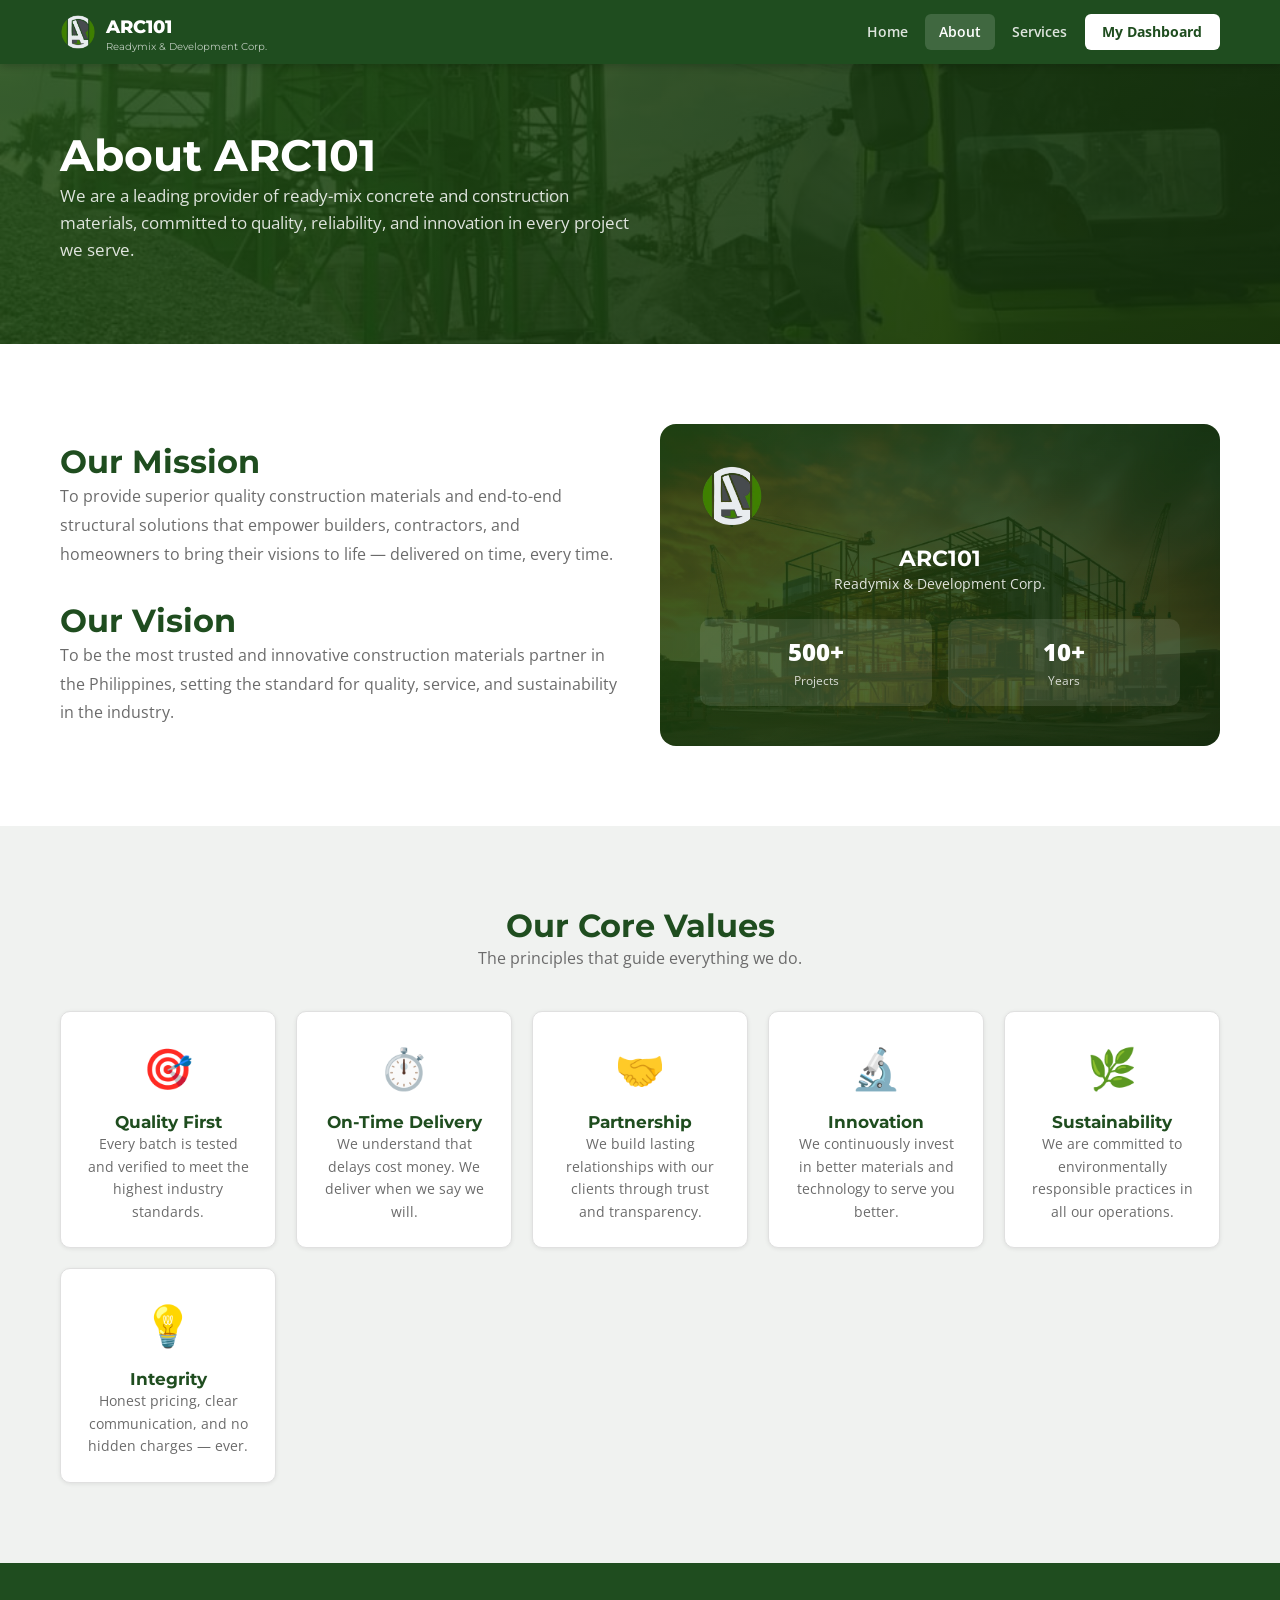
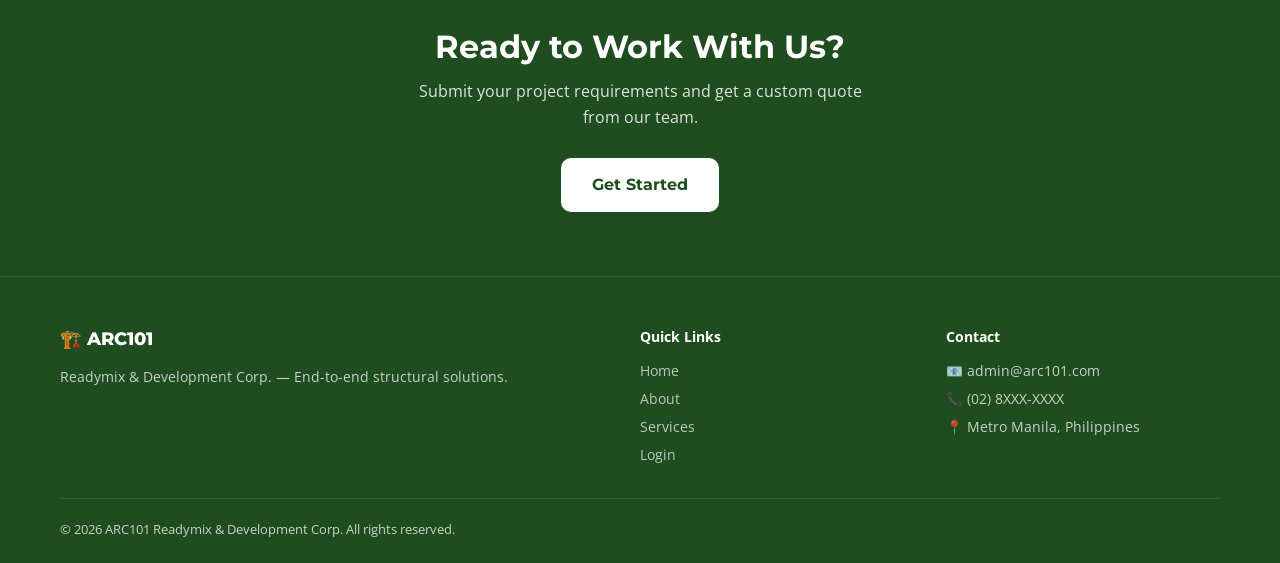
<file: about.html>
<!DOCTYPE html>
<html lang="en">
<head>
  <meta charset="UTF-8">
  <meta name="viewport" content="width=device-width, initial-scale=1.0">
  <title>About Us — ARC101</title>
  <link rel="preconnect" href="https://fonts.googleapis.com">
  <link href="https://fonts.googleapis.com/css2?family=Montserrat:wght@600;700;800&family=Open+Sans:wght@400;600&display=swap" rel="stylesheet">
  <link rel="stylesheet" href="https://cdnjs.cloudflare.com/ajax/libs/font-awesome/6.5.0/css/all.min.css">
  <link rel="stylesheet" href="assets/css/main.css">
  <link rel="stylesheet" href="assets/css/public.css">
</head>
<body>

<nav class="navbar">
  <div class="container">
    <a class="nav-brand" href="index.html"><span class="brand-icon"><img src="assets/img/logo.png" alt="ARC101 logo" class="brand-logo-img" onerror="this.replaceWith('🏗️')"></span><div>ARC101 <small>Readymix & Development Corp.</small></div></a>
    <div class="nav-menu" id="navMenu">
      <a href="index.html"    class="nav-link">Home</a>
      <a href="about.html"    class="nav-link active">About</a>
      <a href="services.html" class="nav-link">Services</a>
      <a href="login.html"    class="nav-btn">My Dashboard</a>
    </div>
    <button class="nav-toggle" id="navToggle"><i class="fa fa-bars"></i></button>
  </div>
</nav>

<!-- HERO -->
<div class="about-hero">
  <div class="container">
    <h1>About ARC101</h1>
    <p>We are a leading provider of ready-mix concrete and construction materials, committed to quality, reliability, and innovation in every project we serve.</p>
  </div>
</div>

<!-- MISSION & VISION -->
<section class="section" style="background:var(--surface);">
  <div class="container">
    <div style="display:grid;grid-template-columns:1fr 1fr;gap:2.5rem;align-items:center;">
      <div>
        <h2>Our Mission</h2>
        <p style="color:var(--text-muted);font-size:1rem;line-height:1.8;">To provide superior quality construction materials and end-to-end structural solutions that empower builders, contractors, and homeowners to bring their visions to life — delivered on time, every time.</p>
        <h2 style="margin-top:2rem;">Our Vision</h2>
        <p style="color:var(--text-muted);font-size:1rem;line-height:1.8;">To be the most trusted and innovative construction materials partner in the Philippines, setting the standard for quality, service, and sustainability in the industry.</p>
      </div>
      <div class="mission-card">
        <img src="assets/img/logo.png" alt="ARC101 logo" style="height:64px;width:64px;object-fit:cover;object-position:left center;margin-bottom:1rem;" onerror="this.outerHTML='<div style=\'font-size:4rem;margin-bottom:1rem;\'>🏗️</div>'">
        <h3 style="color:white;font-size:1.4rem;">ARC101</h3>
        <p style="opacity:.85;font-size:.9rem;">Readymix & Development Corp.</p>
        <div style="display:grid;grid-template-columns:1fr 1fr;gap:1rem;margin-top:1.5rem;">
          <div style="background:rgba(255,255,255,.1);border-radius:var(--radius);padding:.9rem;">
            <div style="font-size:1.5rem;font-weight:800;">500+</div>
            <div style="font-size:.78rem;opacity:.8;">Projects</div>
          </div>
          <div style="background:rgba(255,255,255,.1);border-radius:var(--radius);padding:.9rem;">
            <div style="font-size:1.5rem;font-weight:800;">10+</div>
            <div style="font-size:.78rem;opacity:.8;">Years</div>
          </div>
        </div>
      </div>
    </div>
  </div>
</section>

<!-- CORE VALUES -->
<section class="section" style="background:var(--bg);">
  <div class="container">
    <div style="text-align:center;margin-bottom:2.5rem;">
      <h2>Our Core Values</h2>
      <p style="color:var(--text-muted);">The principles that guide everything we do.</p>
    </div>
    <div class="values-grid">
      <div class="value-card"><div class="value-icon">🎯</div><h4>Quality First</h4><p style="color:var(--text-muted);font-size:.88rem;margin:0;">Every batch is tested and verified to meet the highest industry standards.</p></div>
      <div class="value-card"><div class="value-icon">⏱️</div><h4>On-Time Delivery</h4><p style="color:var(--text-muted);font-size:.88rem;margin:0;">We understand that delays cost money. We deliver when we say we will.</p></div>
      <div class="value-card"><div class="value-icon">🤝</div><h4>Partnership</h4><p style="color:var(--text-muted);font-size:.88rem;margin:0;">We build lasting relationships with our clients through trust and transparency.</p></div>
      <div class="value-card"><div class="value-icon">🔬</div><h4>Innovation</h4><p style="color:var(--text-muted);font-size:.88rem;margin:0;">We continuously invest in better materials and technology to serve you better.</p></div>
      <div class="value-card"><div class="value-icon">🌿</div><h4>Sustainability</h4><p style="color:var(--text-muted);font-size:.88rem;margin:0;">We are committed to environmentally responsible practices in all our operations.</p></div>
      <div class="value-card"><div class="value-icon">💡</div><h4>Integrity</h4><p style="color:var(--text-muted);font-size:.88rem;margin:0;">Honest pricing, clear communication, and no hidden charges — ever.</p></div>
    </div>
  </div>
</section>

<!-- CTA -->
<section style="background:var(--primary);padding:4rem 0;text-align:center;color:white;">
  <div class="container">
    <h2 style="color:white;margin-bottom:.75rem;">Ready to Work With Us?</h2>
    <p style="opacity:.85;max-width:480px;margin:0 auto 1.75rem;">Submit your project requirements and get a custom quote from our team.</p>
    <a href="services.html" class="btn btn-white btn-lg">Get Started</a>
  </div>
</section>

<!-- FOOTER -->
<footer style="background:var(--primary);border-top:1px solid rgba(255,255,255,.1);color:rgba(255,255,255,.75);padding:3rem 0 1.5rem;">
  <div class="container">
    <div style="display:grid;grid-template-columns:2fr 1fr 1fr;gap:2rem;margin-bottom:2rem;">
      <div>
        <div style="font-family:var(--font-head);font-weight:800;font-size:1.1rem;color:white;margin-bottom:.75rem;">🏗️ ARC101</div>
        <p style="font-size:.85rem;line-height:1.7;margin:0;">Readymix & Development Corp. — End-to-end structural solutions.</p>
      </div>
      <div>
        <div style="font-weight:700;color:white;margin-bottom:.75rem;font-size:.9rem;">Quick Links</div>
        <ul style="display:flex;flex-direction:column;gap:.4rem;font-size:.85rem;">
          <li><a href="index.html"    style="color:rgba(255,255,255,.7);">Home</a></li>
          <li><a href="about.html"    style="color:rgba(255,255,255,.7);">About</a></li>
          <li><a href="services.html" style="color:rgba(255,255,255,.7);">Services</a></li>
          <li><a href="login.html"    style="color:rgba(255,255,255,.7);">Login</a></li>
        </ul>
      </div>
      <div>
        <div style="font-weight:700;color:white;margin-bottom:.75rem;font-size:.9rem;">Contact</div>
        <ul style="display:flex;flex-direction:column;gap:.4rem;font-size:.85rem;">
          <li>📧 admin@arc101.com</li>
          <li>📞 (02) 8XXX-XXXX</li>
          <li>📍 Metro Manila, Philippines</li>
        </ul>
      </div>
    </div>
    <div style="border-top:1px solid rgba(255,255,255,.1);padding-top:1.25rem;font-size:.8rem;">© 2026 ARC101 Readymix & Development Corp. All rights reserved.</div>
  </div>
</footer>

<div id="toast-container"></div>
<script src="assets/js/utils.js"></script>
</body>
</html>
</file>
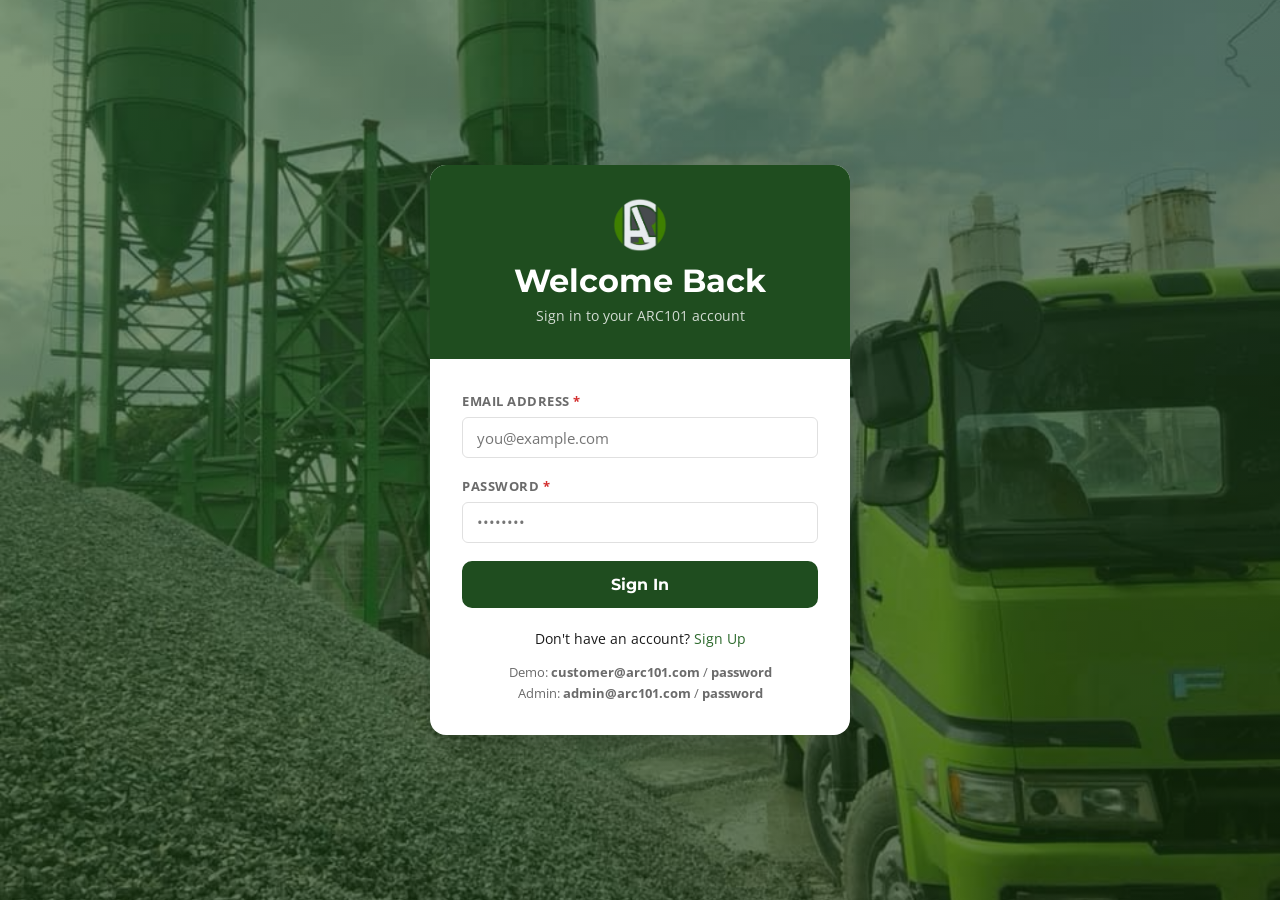
<file: login.html>
<!DOCTYPE html>
<html lang="en">
<head>
  <meta charset="UTF-8">
  <meta name="viewport" content="width=device-width, initial-scale=1.0">
  <title>Login — ARC101</title>
  <link rel="preconnect" href="https://fonts.googleapis.com">
  <link href="https://fonts.googleapis.com/css2?family=Montserrat:wght@600;700;800&family=Open+Sans:wght@400;600&display=swap" rel="stylesheet">
  <link rel="stylesheet" href="assets/css/main.css">
</head>
<body>
<div class="auth-page">
  <div class="auth-card">
    <div class="auth-card-header">
      <img
        src="assets/img/logo.png"
        alt="ARC101 logo"
        class="auth-logo-img"
        onerror="this.outerHTML='<div style=\'font-size:2.5rem;margin-bottom:.5rem;\'>🏗️</div>'"
      >
      <h2>Welcome Back</h2>
      <p style="opacity:.8;font-size:.88rem;margin:0;">Sign in to your ARC101 account</p>
    </div>
    <div class="auth-card-body">
      <div id="errorMsg" class="alert alert-danger" style="display:none;"></div>
      <div class="form-group">
        <label class="form-label">Email Address <span class="required">*</span></label>
        <input type="email" id="email" class="form-control" placeholder="you@example.com" autocomplete="email">
      </div>
      <div class="form-group">
        <label class="form-label">Password <span class="required">*</span></label>
        <input type="password" id="password" class="form-control" placeholder="••••••••" autocomplete="current-password">
      </div>
      <button class="btn btn-primary btn-block btn-lg" id="loginBtn" onclick="doLogin()">Sign In</button>
      <div style="text-align:center;margin-top:1.25rem;font-size:.88rem;">
        Don't have an account? <a href="register.html">Sign Up</a>
      </div>
      <div style="text-align:center;margin-top:.75rem;font-size:.8rem;color:var(--text-muted);">
        Demo: <strong>customer@arc101.com</strong> / <strong>password</strong><br>
        Admin: <strong>admin@arc101.com</strong> / <strong>password</strong>
      </div>
    </div>
  </div>
</div>
<div id="toast-container"></div>
<script src="assets/js/utils.js"></script>
<script src="assets/js/login.js"></script>
</body>
</html>
</file>
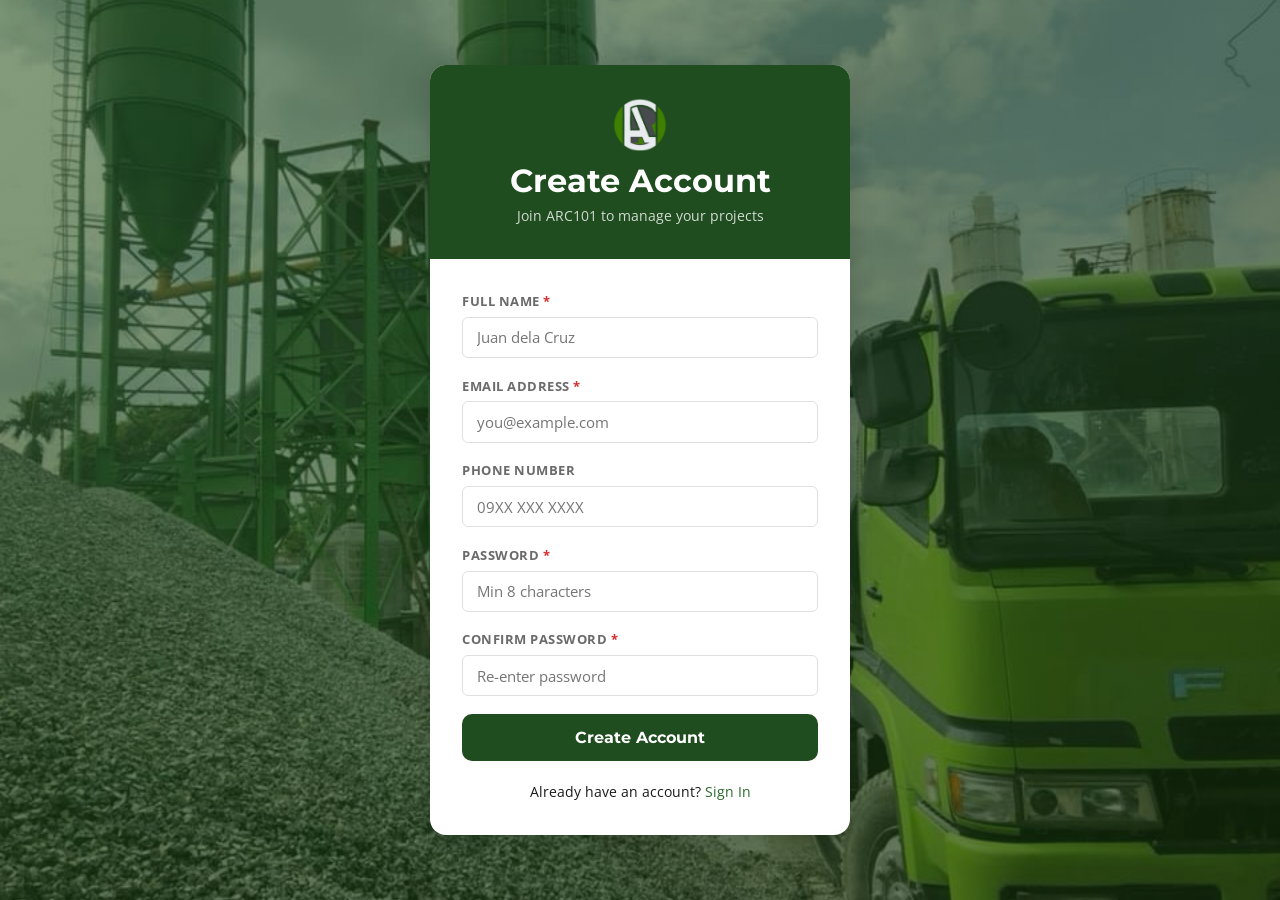
<file: register.html>
<!DOCTYPE html>
<html lang="en">
<head>
  <meta charset="UTF-8">
  <meta name="viewport" content="width=device-width, initial-scale=1.0">
  <title>Register — ARC101</title>
  <link rel="preconnect" href="https://fonts.googleapis.com">
  <link href="https://fonts.googleapis.com/css2?family=Montserrat:wght@600;700;800&family=Open+Sans:wght@400;600&display=swap" rel="stylesheet">
  <link rel="stylesheet" href="assets/css/main.css">
</head>
<body>
<div class="auth-page">
  <div class="auth-card">
    <div class="auth-card-header">
      <img
        src="assets/img/logo.png"
        alt="ARC101 logo"
        class="auth-logo-img"
        onerror="this.outerHTML='<div style=\'font-size:2.5rem;margin-bottom:.5rem;\'>🏗️</div>'"
      >
      <h2>Create Account</h2>
      <p style="opacity:.8;font-size:.88rem;margin:0;">Join ARC101 to manage your projects</p>
    </div>
    <div class="auth-card-body">
      <div id="errorMsg"   class="alert alert-danger"  style="display:none;"></div>
      <div id="successMsg" class="alert alert-success" style="display:none;"></div>
      <div class="form-group">
        <label class="form-label">Full Name <span class="required">*</span></label>
        <input type="text" id="name" class="form-control" placeholder="Juan dela Cruz">
      </div>
      <div class="form-group">
        <label class="form-label">Email Address <span class="required">*</span></label>
        <input type="email" id="email" class="form-control" placeholder="you@example.com">
      </div>
      <div class="form-group">
        <label class="form-label">Phone Number</label>
        <input type="tel" id="phone" class="form-control" placeholder="09XX XXX XXXX">
      </div>
      <div class="form-group">
        <label class="form-label">Password <span class="required">*</span></label>
        <input type="password" id="password" class="form-control" placeholder="Min 8 characters">
      </div>
      <div class="form-group">
        <label class="form-label">Confirm Password <span class="required">*</span></label>
        <input type="password" id="confirm" class="form-control" placeholder="Re-enter password">
      </div>
      <button class="btn btn-primary btn-block btn-lg" id="regBtn" onclick="doRegister()">Create Account</button>
      <div style="text-align:center;margin-top:1.25rem;font-size:.88rem;">
        Already have an account? <a href="login.html">Sign In</a>
      </div>
    </div>
  </div>
</div>
<div id="toast-container"></div>
<script src="assets/js/utils.js"></script>
<script src="assets/js/register.js"></script>
</body>
</html>
</file>
<file: assets/css/main.css>
/* ============================================================
   ARC101 — Main Stylesheet
   Shared across all pages
   ============================================================ */

/* ===== TOKENS ===== */
:root {
  --primary:       #1f4d1f;
  --primary-light: #2d6a2d;
  --primary-pale:  #e8f5e9;
  --accent:        #c9a227;
  --danger:        #d32f2f;
  --warning:       #f57c00;
  --info:          #0288d1;
  --success:       #388e3c;

  --text:          #1a1a1a;
  --text-muted:    #6b6b6b;
  --border:        #e0e0e0;
  --surface:       #ffffff;
  --surface-alt:   #f5f5f5;
  --bg:            #f0f2f0;

  --radius-sm: 6px;
  --radius:    10px;
  --radius-lg: 16px;
  --shadow-sm: 0 1px 4px rgba(0,0,0,.08);
  --shadow:    0 2px 12px rgba(0,0,0,.10);
  --shadow-lg: 0 4px 24px rgba(0,0,0,.14);

  --font-head: 'Montserrat', sans-serif;
  --font-body: 'Open Sans', sans-serif;
  --transition: .2s ease;

  --navbar-h: 64px;
  --sidebar-w: 240px;
}

/* ===== RESET ===== */
*, *::before, *::after { box-sizing: border-box; margin: 0; padding: 0; }
html { scroll-behavior: smooth; font-size: 16px; }
body { font-family: var(--font-body); color: var(--text); background: var(--bg); line-height: 1.6; }
img  { max-width: 100%; display: block; }
a    { color: var(--primary-light); text-decoration: none; }
a:hover { color: var(--primary); }
ul, ol { list-style: none; }
button { font-family: var(--font-body); }

/* ===== TYPOGRAPHY ===== */
h1,h2,h3,h4,h5,h6 { font-family: var(--font-head); font-weight: 700; line-height: 1.25; color: var(--primary); }
h1 { font-size: clamp(1.75rem,4vw,2.75rem); }
h2 { font-size: clamp(1.4rem,3vw,2rem); }
h3 { font-size: clamp(1.1rem,2.5vw,1.4rem); }
h4 { font-size: 1.05rem; }
p  { margin-bottom: .75rem; }
p:last-child { margin-bottom: 0; }

/* ===== LAYOUT ===== */
.container { width: 100%; max-width: 1200px; margin: 0 auto; padding: 0 1.25rem; }
.section    { padding: 5rem 0; }

/* ===== NAVBAR ===== */
.navbar {
  position: fixed; top: 0; left: 0; right: 0; z-index: 900;
  height: var(--navbar-h);
  background: var(--primary);
  display: flex; align-items: center;
  box-shadow: 0 2px 8px rgba(0,0,0,.2);
}
.navbar .container { display: flex; align-items: center; justify-content: space-between; }
.nav-brand { display: flex; align-items: center; gap: .6rem; color: white; font-family: var(--font-head); font-weight: 800; font-size: 1.15rem; }
.nav-brand .brand-icon { font-size: 1.4rem; display: inline-flex; align-items: center; }
.brand-logo-img { height: 36px; width: auto; display: block; }
.nav-brand small { font-size: .6rem; opacity: .7; font-weight: 400; display: block; line-height: 1; }
.nav-menu { display: flex; align-items: center; gap: .25rem; }
.nav-link { color: rgba(255,255,255,.85); padding: .45rem .85rem; border-radius: var(--radius-sm); font-size: .88rem; font-weight: 600; transition: all var(--transition); }
.nav-link:hover, .nav-link.active { color: white; background: rgba(255,255,255,.15); }
.nav-btn { background: white; color: var(--primary); padding: .45rem 1.1rem; border-radius: var(--radius-sm); font-size: .88rem; font-weight: 700; transition: all var(--transition); }
.nav-btn:hover { background: var(--primary-pale); color: var(--primary); }
.nav-toggle { display: none; background: none; border: none; color: white; font-size: 1.4rem; cursor: pointer; padding: .25rem; }

/* ===== APP LAYOUT (dashboard pages) ===== */
.app-layout { display: flex; min-height: 100vh; padding-top: var(--navbar-h); }

/* Prevent body scroll bleed */
body { overflow-x: hidden; }

.sidebar {
  width: var(--sidebar-w); flex-shrink: 0;
  background: var(--primary);
  position: fixed; top: var(--navbar-h); left: 0; bottom: 0;
  overflow-y: auto; z-index: 800;
  display: flex; flex-direction: column;
  transition: transform var(--transition);
}
.sidebar-logo { padding: 1.25rem 1rem; display: flex; align-items: center; gap: .75rem; color: white; font-family: var(--font-head); font-weight: 700; font-size: .95rem; border-bottom: 1px solid rgba(255,255,255,.1); }
.sidebar-logo .logo-icon { font-size: 1.6rem; }
.sidebar-logo small { font-size: .62rem; opacity: .65; font-weight: 400; display: block; }
.sidebar-nav { flex: 1; padding: .75rem 0; }
.sidebar-section { padding: .75rem 1rem .25rem; font-size: .68rem; font-weight: 700; text-transform: uppercase; letter-spacing: .1em; color: rgba(255,255,255,.4); }
.sidebar-link { display: flex; align-items: center; gap: .75rem; padding: .7rem 1rem; color: rgba(255,255,255,.75); font-size: .88rem; font-weight: 600; transition: all var(--transition); border-left: 3px solid transparent; }
.sidebar-link:hover { color: white; background: rgba(255,255,255,.08); }
.sidebar-link.active { color: white; background: rgba(255,255,255,.12); border-left-color: var(--accent); }
.sidebar-link i { width: 18px; text-align: center; font-size: .9rem; }
.sidebar-footer { padding: 1rem; border-top: 1px solid rgba(255,255,255,.1); }
.sidebar-user { font-size: .8rem; color: rgba(255,255,255,.6); margin-bottom: .5rem; }

.app-main { flex: 1; margin-left: var(--sidebar-w); min-width: 0; display: flex; flex-direction: column; }

.top-bar { background: var(--surface); border-bottom: 1px solid var(--border); padding: .75rem 1.5rem; display: flex; align-items: center; justify-content: space-between; gap: 1rem; position: sticky; top: var(--navbar-h); z-index: 100; box-shadow: var(--shadow-sm); }
.top-bar-left  { display: flex; align-items: center; gap: .75rem; }
.top-bar-right { display: flex; align-items: center; gap: .75rem; }
.top-bar h4    { margin: 0; font-size: .95rem; color: var(--text); }
.sidebar-toggle { background: none; border: none; font-size: 1.2rem; cursor: pointer; color: var(--text-muted); display: none; }

.page-content { padding: 1.5rem; flex: 1; }

/* ===== BUTTONS ===== */
.btn { display: inline-flex; align-items: center; gap: .4rem; padding: .55rem 1.2rem; font-family: var(--font-head); font-size: .88rem; font-weight: 700; border: 2px solid transparent; border-radius: var(--radius); cursor: pointer; transition: all var(--transition); white-space: nowrap; }
.btn-primary  { background: var(--primary); color: white; border-color: var(--primary); }
.btn-primary:hover { background: var(--primary-light); border-color: var(--primary-light); color: white; }
.btn-outline  { background: transparent; color: var(--primary); border-color: var(--primary); }
.btn-outline:hover { background: var(--primary); color: white; }
.btn-danger   { background: var(--danger); color: white; border-color: var(--danger); }
.btn-success  { background: var(--success); color: white; border-color: var(--success); }
.btn-ghost    { background: transparent; color: var(--text-muted); border-color: var(--border); }
.btn-ghost:hover { background: var(--surface-alt); color: var(--text); }
.btn-sm  { padding: .35rem .85rem; font-size: .8rem; }
.btn-lg  { padding: .75rem 1.8rem; font-size: 1rem; }
.btn-block { width: 100%; justify-content: center; }
.btn:disabled { opacity: .5; cursor: not-allowed; }

/* ===== FORMS ===== */
.form-group  { margin-bottom: 1.1rem; }
.form-label  { display: block; font-weight: 700; font-size: .82rem; color: var(--text-muted); margin-bottom: .3rem; text-transform: uppercase; letter-spacing: .04em; }
.required    { color: var(--danger); }
.form-control { width: 100%; padding: .6rem .9rem; border: 1.5px solid var(--border); border-radius: var(--radius-sm); font-family: var(--font-body); font-size: .92rem; background: var(--surface); color: var(--text); transition: border-color var(--transition), box-shadow var(--transition); }
.form-control:focus { outline: none; border-color: var(--primary); box-shadow: 0 0 0 3px rgba(31,77,31,.12); }
.form-control-sm { padding: .4rem .7rem; font-size: .82rem; }
select.form-control { cursor: pointer; }
textarea.form-control { resize: vertical; min-height: 80px; }
.form-hint { font-size: .78rem; color: var(--text-muted); margin-top: .25rem; }
.form-error { font-size: .78rem; color: var(--danger); margin-top: .25rem; }

/* ===== CARDS ===== */
.card { background: var(--surface); border-radius: var(--radius); box-shadow: var(--shadow-sm); border: 1px solid var(--border); overflow: hidden; }
.card-header { padding: .9rem 1.25rem; border-bottom: 1px solid var(--border); display: flex; align-items: center; justify-content: space-between; gap: .75rem; }
.card-header h3, .card-header h4 { margin: 0; font-size: .95rem; }
.card-body   { padding: 1.25rem; }
.card-footer { padding: .75rem 1.25rem; background: var(--surface-alt); border-top: 1px solid var(--border); font-size: .82rem; color: var(--text-muted); }

/* ===== STATS ROW ===== */
.stats-row { display: grid; grid-template-columns: repeat(auto-fit, minmax(140px,1fr)); gap: 1rem; margin-bottom: 1.5rem; }
.stat-card { background: var(--surface); border-radius: var(--radius); padding: 1.25rem 1rem; text-align: center; box-shadow: var(--shadow-sm); border: 1px solid var(--border); }
.stat-value { font-size: 2rem; font-weight: 800; color: var(--primary); font-family: var(--font-head); line-height: 1; margin-bottom: .25rem; }
.stat-label { font-size: .72rem; color: var(--text-muted); font-weight: 700; text-transform: uppercase; letter-spacing: .05em; }

/* ===== BADGES ===== */
.badge { display: inline-block; padding: .2rem .6rem; border-radius: 999px; font-size: .72rem; font-weight: 700; letter-spacing: .02em; }
.badge-pending      { background: rgba(245,124,0,.12);  color: #b45309; }
.badge-under_review { background: rgba(2,136,209,.12);  color: #0277bd; }
.badge-accepted     { background: rgba(56,142,60,.12);  color: var(--success); }
.badge-in_progress  { background: rgba(99,102,241,.12); color: #4338ca; }
.badge-completed    { background: rgba(5,150,105,.12);  color: #059669; }
.badge-rejected     { background: rgba(211,47,47,.12);  color: var(--danger); }
.badge-info         { background: rgba(2,136,209,.12);  color: #0277bd; }
.badge-success      { background: rgba(56,142,60,.12);  color: var(--success); }
.badge-warning      { background: rgba(245,124,0,.12);  color: #b45309; }
.badge-danger       { background: rgba(211,47,47,.12);  color: var(--danger); }

/* ===== TABLE ===== */
.table-wrap { overflow-x: auto; }
.data-table { width: 100%; border-collapse: collapse; font-size: .88rem; }
.data-table th { background: var(--surface-alt); text-align: left; padding: .7rem 1rem; font-size: .75rem; font-weight: 700; color: var(--text-muted); text-transform: uppercase; letter-spacing: .05em; border-bottom: 2px solid var(--border); white-space: nowrap; }
.data-table td { padding: .75rem 1rem; border-bottom: 1px solid var(--border); vertical-align: middle; }
.data-table tbody tr:hover { background: var(--surface-alt); }

/* ===== PROGRESS ===== */
.progress-bar  { height: 7px; background: var(--border); border-radius: 999px; overflow: hidden; }
.progress-fill { height: 100%; background: var(--primary-light); border-radius: 999px; transition: width .5s ease; }

/* ===== PROGRESS STEPS ===== */
.progress-steps { display: flex; align-items: flex-start; margin: 1rem 0; }
.progress-step  { display: flex; flex-direction: column; align-items: center; flex: 1; position: relative; }
.progress-step:not(:last-child)::after { content:''; position: absolute; top: 15px; left: calc(50% + 16px); right: calc(-50% + 16px); height: 2px; background: var(--border); }
.progress-step.done:not(:last-child)::after { background: var(--primary-light); }
.step-dot   { width: 30px; height: 30px; border-radius: 50%; background: var(--border); color: var(--text-muted); display: flex; align-items: center; justify-content: center; font-size: .78rem; font-weight: 700; z-index: 1; }
.progress-step.done   .step-dot { background: var(--primary-light); color: white; }
.progress-step.active .step-dot { background: var(--primary); color: white; }
.step-label { font-size: .68rem; margin-top: .35rem; color: var(--text-muted); text-align: center; font-weight: 600; }
.progress-step.done   .step-label { color: var(--primary-light); }
.progress-step.active .step-label { color: var(--primary); font-weight: 700; }

/* ===== MODAL ===== */
.modal-overlay { display: none; position: fixed; inset: 0; background: rgba(0,0,0,.5); align-items: center; justify-content: center; z-index: 1000; padding: 1rem; }
.modal-overlay.open { display: flex; }
.modal-box { background: var(--surface); border-radius: var(--radius-lg); max-width: 540px; width: 100%; max-height: 90vh; overflow-y: auto; box-shadow: var(--shadow-lg); }
.modal-header { display: flex; align-items: center; justify-content: space-between; padding: 1rem 1.25rem; border-bottom: 1px solid var(--border); }
.modal-header h3 { margin: 0; font-size: 1rem; }
.modal-close { background: none; border: none; font-size: 1.3rem; cursor: pointer; color: var(--text-muted); line-height: 1; padding: .2rem; }
.modal-body   { padding: 1.25rem; }
.modal-footer { padding: 1rem 1.25rem; border-top: 1px solid var(--border); display: flex; gap: .75rem; justify-content: flex-end; }

/* ===== TOAST ===== */
#toast-container { position: fixed; top: 1rem; right: 1rem; z-index: 9999; display: flex; flex-direction: column; gap: .5rem; }
.toast { background: var(--text); color: white; border-radius: var(--radius); padding: .75rem 1.1rem; font-size: .86rem; display: flex; gap: .6rem; align-items: center; min-width: 240px; max-width: 360px; animation: slideIn .3s ease; box-shadow: var(--shadow); }
.toast.success { background: var(--success); }
.toast.error   { background: var(--danger); }
.toast.info    { background: var(--info); }
@keyframes slideIn { from { transform: translateX(110%); opacity: 0; } to { transform: translateX(0); opacity: 1; } }

/* ===== SPINNER ===== */
.spinner { width: 32px; height: 32px; border: 3px solid var(--border); border-top-color: var(--primary); border-radius: 50%; animation: spin .65s linear infinite; margin: 0 auto; }
.spinner-sm { width: 18px; height: 18px; border-width: 2px; display: inline-block; vertical-align: middle; }
@keyframes spin { to { transform: rotate(360deg); } }
.loading-state { text-align: center; padding: 3rem; color: var(--text-muted); }

/* ===== ALERTS ===== */
.alert { padding: .85rem 1rem; border-radius: var(--radius); font-size: .88rem; margin-bottom: 1rem; border: 1px solid; }
.alert-danger  { background: rgba(211,47,47,.07);  border-color: rgba(211,47,47,.25);  color: var(--danger); }
.alert-success { background: rgba(56,142,60,.07);  border-color: rgba(56,142,60,.25);  color: var(--success); }
.alert-info    { background: rgba(2,136,209,.07);  border-color: rgba(2,136,209,.25);  color: var(--info); }
.alert-warning { background: rgba(245,124,0,.07);  border-color: rgba(245,124,0,.25);  color: var(--warning); }

/* ===== CHAT ===== */
.chat-layout   { display: flex; height: calc(100vh - var(--navbar-h) - 53px); }
.chat-sidebar  { width: 280px; flex-shrink: 0; border-right: 1px solid var(--border); background: var(--surface); display: flex; flex-direction: column; overflow: hidden; }
.chat-sidebar-header { padding: .85rem 1rem; border-bottom: 1px solid var(--border); font-weight: 700; font-size: .88rem; display: flex; align-items: center; justify-content: space-between; }
.chat-room-item { display: flex; align-items: center; gap: .75rem; padding: .85rem 1rem; border-bottom: 1px solid var(--border); cursor: pointer; transition: background var(--transition); text-decoration: none; color: inherit; }
.chat-room-item:hover  { background: var(--surface-alt); }
.chat-room-item.active { background: var(--primary-pale); border-left: 3px solid var(--primary); }
.room-avatar { width: 38px; height: 38px; border-radius: 50%; background: var(--primary); color: white; display: flex; align-items: center; justify-content: center; font-weight: 700; font-size: .95rem; flex-shrink: 0; }
.room-info { flex: 1; min-width: 0; }
.room-title   { font-weight: 700; font-size: .88rem; white-space: nowrap; overflow: hidden; text-overflow: ellipsis; }
.room-preview { font-size: .77rem; color: var(--text-muted); white-space: nowrap; overflow: hidden; text-overflow: ellipsis; }
.rooms-list { flex: 1; overflow-y: auto; }

.chat-main     { flex: 1; display: flex; flex-direction: column; min-width: 0; }
.chat-header   { padding: .85rem 1.25rem; border-bottom: 1px solid var(--border); display: flex; align-items: center; gap: .75rem; background: var(--surface); }
.chat-messages { flex: 1; overflow-y: auto; padding: 1.25rem; display: flex; flex-direction: column; gap: .75rem; background: var(--surface-alt); }
.chat-input-area { padding: .85rem 1.25rem; border-top: 1px solid var(--border); background: var(--surface); }
.chat-actions  { display: flex; gap: .5rem; flex-wrap: wrap; margin-bottom: .6rem; }
.chat-action-btn { padding: .35rem .7rem; background: var(--surface-alt); border: 1px solid var(--border); border-radius: var(--radius-sm); font-size: .78rem; cursor: pointer; transition: all var(--transition); }
.chat-action-btn:hover { background: var(--primary-pale); border-color: var(--primary); color: var(--primary); }
.chat-input-row { display: flex; gap: .5rem; align-items: flex-end; }
.chat-input { flex: 1; border: 1.5px solid var(--border); border-radius: var(--radius); padding: .6rem .9rem; font-family: var(--font-body); font-size: .92rem; resize: none; max-height: 120px; transition: border-color var(--transition); }
.chat-input:focus { outline: none; border-color: var(--primary); }
.btn-send { width: 40px; height: 40px; border-radius: 50%; background: var(--primary); color: white; border: none; cursor: pointer; font-size: 1rem; flex-shrink: 0; transition: background var(--transition); display: flex; align-items: center; justify-content: center; }
.btn-send:hover { background: var(--primary-light); }

.msg-bubble { display: flex; gap: .6rem; align-items: flex-end; max-width: 75%; }
.msg-bubble.mine { flex-direction: row-reverse; align-self: flex-end; }
.bubble-avatar { width: 30px; height: 30px; border-radius: 50%; background: var(--primary); color: white; display: flex; align-items: center; justify-content: center; font-weight: 700; font-size: .75rem; flex-shrink: 0; }
.bubble-content { background: var(--surface); border-radius: 14px 14px 14px 2px; padding: .6rem .9rem; box-shadow: var(--shadow-sm); font-size: .88rem; line-height: 1.45; }
.msg-bubble.mine .bubble-content { background: var(--primary); color: white; border-radius: 14px 14px 2px 14px; }
.bubble-time { font-size: .68rem; opacity: .6; margin-top: .2rem; }
.bubble-text { word-break: break-word; }

.receipt-card { background: var(--surface-alt); border: 1px solid var(--border); border-radius: var(--radius); padding: .85rem; margin-top: .4rem; font-size: .82rem; min-width: 200px; }
.receipt-card h4 { margin-bottom: .5rem; font-size: .88rem; }
.receipt-line { display: flex; justify-content: space-between; padding: .25rem 0; border-bottom: 1px solid var(--border); }
.receipt-total { font-weight: 700; border-bottom: none; margin-top: .25rem; padding-top: .35rem; border-top: 2px solid var(--border); }
.btn-pay { width: 100%; margin-top: .5rem; padding: .5rem; background: var(--success); color: white; border: none; border-radius: var(--radius-sm); font-weight: 700; font-size: .82rem; cursor: pointer; }

/* ===== HERO (public pages) ===== */
.hero {
  min-height: 80vh;
  background:
    linear-gradient(135deg, rgba(31,75,16,.85) 0%, rgba(26,58,15,.88) 60%, rgba(20,46,11,.92) 100%),
    url('../img/hero-bg.png') center/cover no-repeat,
    linear-gradient(135deg, var(--primary) 0%, #2d5a1b 60%, #1a3a0f 100%);
  display: flex; align-items: center; color: white; position: relative; overflow: hidden;
}
.hero::before { content:''; position: absolute; inset: 0; background: url("data:image/svg+xml,%3Csvg width='60' height='60' viewBox='0 0 60 60' xmlns='http://www.w3.org/2000/svg'%3E%3Cg fill='none' fill-rule='evenodd'%3E%3Cg fill='%23ffffff' fill-opacity='0.03'%3E%3Cpath d='M36 34v-4h-2v4h-4v2h4v4h2v-4h4v-2h-4zm0-30V0h-2v4h-4v2h4v4h2V6h4V4h-4zM6 34v-4H4v4H0v2h4v4h2v-4h4v-2H6zM6 4V0H4v4H0v2h4v4h2V6h4V4H6z'/%3E%3C/g%3E%3C/g%3E%3C/svg%3E"); }
.hero-content { position: relative; z-index: 1; }
.hero h1 { color: white; margin-bottom: 1rem; }
.hero p  { opacity: .9; font-size: 1.1rem; margin-bottom: 1.75rem; max-width: 540px; }
.hero-btns { display: flex; gap: .75rem; flex-wrap: wrap; }
.btn-white { background: white; color: var(--primary); border-color: white; }
.btn-white:hover { background: var(--primary-pale); }
.btn-outline-white { background: transparent; color: white; border-color: rgba(255,255,255,.7); }
.btn-outline-white:hover { background: rgba(255,255,255,.15); border-color: white; color: white; }

/* ===== AUTH PAGES ===== */
.auth-page {
  min-height: 100vh; display: flex; align-items: center; justify-content: center; padding: 2rem 1rem;
  background:
    linear-gradient(135deg, rgba(31,75,16,.55) 0%, rgba(20,46,11,.65) 100%),
    url('../img/auth-page-bg.png') center/cover no-repeat,
    var(--bg);
}
.auth-card { background: var(--surface); border-radius: var(--radius-lg); box-shadow: var(--shadow-lg); width: 100%; max-width: 420px; overflow: hidden; }
.auth-card-header { background: var(--primary); padding: 2rem; text-align: center; color: white; }
.auth-card-header h2 { color: white; margin-bottom: .25rem; }
.auth-card-body { padding: 2rem; }
.auth-logo-img { height: 56px; width: auto; margin: 0 auto .5rem; display: block; }

/* ===== DETAIL GRID ===== */
.detail-grid { display: grid; grid-template-columns: 1fr 1fr; gap: 1rem; }
.detail-item label { display: block; font-size: .72rem; font-weight: 700; color: var(--text-muted); text-transform: uppercase; letter-spacing: .05em; margin-bottom: .2rem; }
.detail-item p { margin: 0; font-size: .9rem; }

/* ===== EMPTY STATE ===== */
.empty-state { text-align: center; padding: 4rem 2rem; color: var(--text-muted); }
.empty-state .empty-icon { font-size: 3.5rem; margin-bottom: 1rem; }
.empty-state h3 { color: var(--text-muted); margin-bottom: .5rem; }
.empty-state p  { font-size: .9rem; margin-bottom: 1.25rem; }

/* ===== NOTIFICATION BADGE ===== */
.notif-wrap { position: relative; }
.notif-badge { position: absolute; top: -4px; right: -4px; background: #ef4444; color: white; font-size: .6rem; font-weight: 700; border-radius: 999px; min-width: 16px; height: 16px; display: flex; align-items: center; justify-content: center; padding: 0 3px; }

/* ===== RESPONSIVE ===== */
@media (max-width: 992px) {
  .sidebar { transform: translateX(-100%); }
  .sidebar.open { transform: translateX(0); }
  .app-main { margin-left: 0; }
  .sidebar-toggle { display: block; }
  .sidebar-overlay { position: fixed; inset: 0; background: rgba(0,0,0,.45); z-index: 799; display: none; }
  .sidebar-overlay.show { display: block; }
  .chat-sidebar { width: 240px; }
  .detail-grid { grid-template-columns: 1fr; }
}

@media (max-width: 640px) {
  .nav-menu { display: none; flex-direction: column; position: absolute; top: var(--navbar-h); left: 0; right: 0; background: var(--primary); padding: .75rem; gap: .25rem; box-shadow: var(--shadow); }
  .nav-menu.open { display: flex; }
  .nav-toggle { display: block; }
  .stats-row { grid-template-columns: 1fr 1fr; }
  .hero { min-height: 60vh; }
  .chat-layout { flex-direction: column; height: auto; min-height: calc(100vh - var(--navbar-h) - 53px); }
  .chat-sidebar { width: 100%; height: 200px; border-right: none; border-bottom: 1px solid var(--border); }
  .page-content { padding: 1rem; }
}

@media print {
  .navbar, .sidebar, .top-bar, .chat-input-area, .btn { display: none !important; }
  .app-main { margin-left: 0; }
}
</file>
<file: assets/css/public.css>
/* public.css — styles for public-facing pages (index, about, services) */

/* Hero adjustments */
.hero { padding: calc(var(--navbar-h) + 4rem) 0 5rem; }

/* Services grid */
.services-grid {
  display: grid;
  grid-template-columns: repeat(auto-fill, minmax(280px, 1fr));
  gap: 1.5rem;
}
.service-card {
  background-color: var(--surface-alt);
  background-image: linear-gradient(rgba(255,255,255,.0), rgba(255,255,255,.0)), var(--card-bg, none);
  background-size: cover;
  background-position: center;
  border-radius: var(--radius-lg);
  padding: 1.75rem;
  border: 1px solid var(--border);
  transition: all var(--transition);
}
.service-card:hover {
  transform: translateY(-4px);
  box-shadow: var(--shadow);
  border-color: var(--primary-pale);
}
.service-icon { font-size: 2.5rem; margin-bottom: .85rem; }
.service-card h3 { font-size: 1.05rem; margin-bottom: .5rem; }
.service-card p  { color: var(--text-muted); font-size: .88rem; margin: 0; }

/* How it works */
.how-step { text-align: center; }
.how-num {
  width: 56px; height: 56px; border-radius: 50%;
  background: var(--primary); color: white;
  font-family: var(--font-head); font-weight: 800; font-size: 1.3rem;
  display: flex; align-items: center; justify-content: center;
  margin: 0 auto 1rem;
}
.how-step h4 { margin-bottom: .5rem; }

/* About page */
.about-hero {
  background:
    linear-gradient(135deg, rgba(31,75,16,.85) 0%, rgba(20,46,11,.9) 100%),
    url('../img/about-hero-bg.png') center/cover no-repeat,
    var(--primary);
  color: white; padding: calc(var(--navbar-h) + 4rem) 0 5rem;
}
.about-hero h1 { color: white; }
.about-hero p  { opacity: .85; max-width: 580px; font-size: 1.05rem; }
.mission-card {
  background:
    linear-gradient(135deg, rgba(31,75,16,.82) 0%, rgba(20,46,11,.88) 100%),
    url('../img/mission-bg.png') center/cover no-repeat,
    var(--primary);
  border-radius: var(--radius-lg);
  padding: 2.5rem;
  color: white;
  text-align: center;
}
.values-grid { display: grid; grid-template-columns: repeat(auto-fill, minmax(200px,1fr)); gap: 1.25rem; }
.value-card { background: white; border-radius: var(--radius); padding: 1.5rem; text-align: center; box-shadow: var(--shadow-sm); border: 1px solid var(--border); }
.value-icon { font-size: 2.5rem; margin-bottom: .75rem; }

/* Services page form */
.services-page { padding: calc(var(--navbar-h) + 2rem) 0 4rem; }
.form-card { background: white; border-radius: var(--radius-lg); box-shadow: var(--shadow); border: 1px solid var(--border); overflow: hidden; }
.form-card-header { background: var(--primary); color: white; padding: 1.25rem 1.5rem; }
.form-card-header h3 { color: white; margin: 0; font-size: 1rem; }
.form-card-body { padding: 1.5rem; }
.radio-grid { display: grid; grid-template-columns: 1fr 1fr; gap: .75rem; }
.radio-card { border: 2px solid var(--border); border-radius: var(--radius); padding: 1rem; cursor: pointer; transition: all var(--transition); display: flex; align-items: center; gap: .75rem; }
.radio-card:has(input:checked) { border-color: var(--primary); background: var(--primary-pale); }
.radio-card input { width: 18px; height: 18px; accent-color: var(--primary); }
.checkbox-list { display: flex; flex-direction: column; gap: .1rem; }
.checkbox-item { display: flex; align-items: center; gap: .65rem; padding: .55rem 0; border-bottom: 1px solid var(--border); font-size: .9rem; }
.checkbox-item:last-child { border-bottom: none; }
.checkbox-item input { width: 18px; height: 18px; accent-color: var(--primary); }
.sub-options { padding-left: 1.5rem; border-left: 2px solid var(--border); margin: .25rem 0 .5rem; }
.dropzone { border: 2px dashed var(--border); border-radius: var(--radius); padding: 2rem; text-align: center; cursor: pointer; transition: all var(--transition); }
.dropzone:hover, .dropzone.dragover { border-color: var(--primary); background: var(--primary-pale); }
.preview-grid { display: flex; flex-wrap: wrap; gap: .5rem; margin-top: .75rem; }
.preview-item { position: relative; }
.preview-item img { width: 64px; height: 64px; object-fit: cover; border-radius: var(--radius-sm); border: 1px solid var(--border); }
.preview-remove { position: absolute; top: -6px; right: -6px; background: var(--danger); color: white; border: none; border-radius: 50%; width: 18px; height: 18px; font-size: .7rem; cursor: pointer; display: flex; align-items: center; justify-content: center; }

@media (max-width: 640px) {
  .services-grid { grid-template-columns: 1fr; }
  .radio-grid    { grid-template-columns: 1fr; }
  footer .container > div { grid-template-columns: 1fr !important; }
}
</file>
